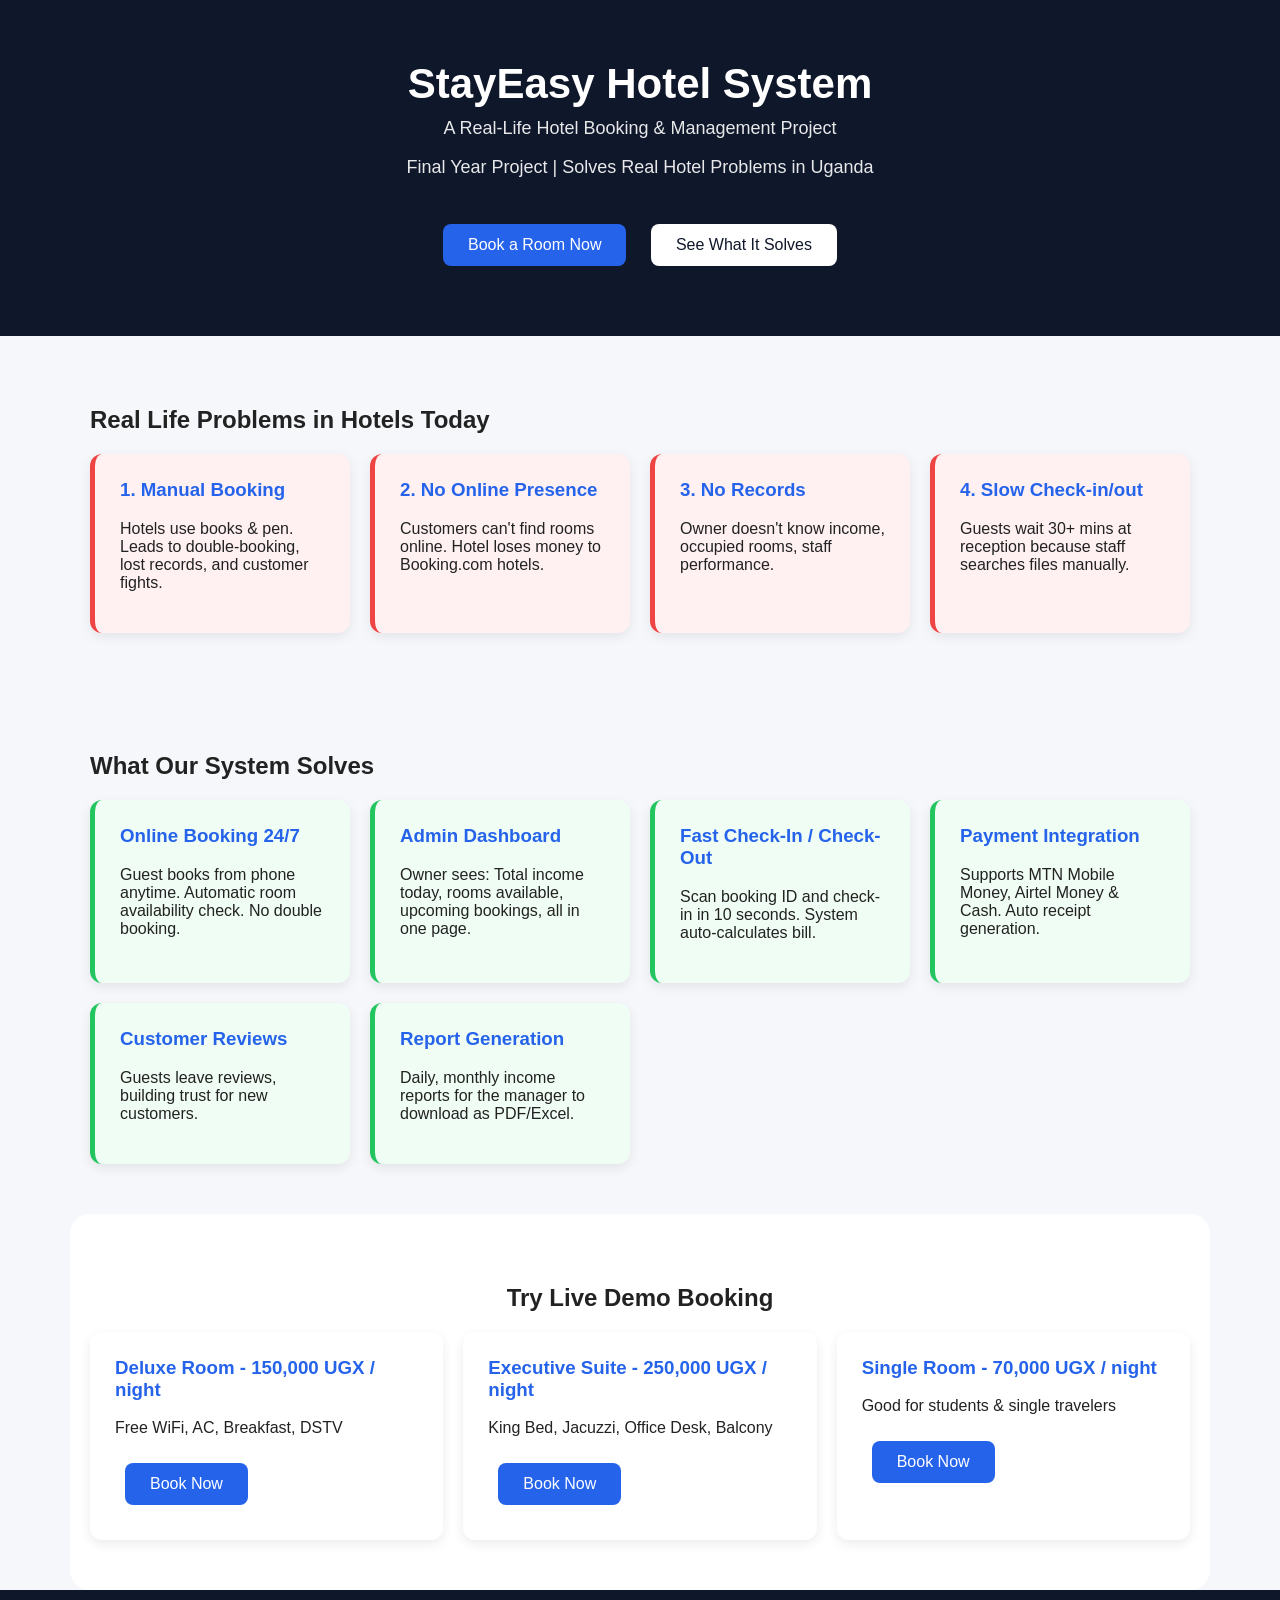
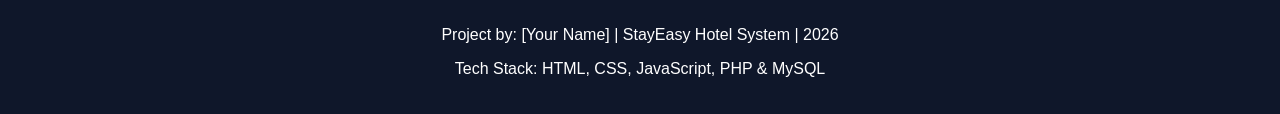
<file: index.html>
<!DOCTYPE html>
<html lang="en">
<head>
<meta charset="UTF-8">
<meta name="viewport" content="width=device-width, initial-scale=1.0">
<title>StayEasy - Hotel Management System | Real Life Project</title>
<style>
  body{margin:0;font-family:Arial,sans-serif;background:#f5f7fb;color:#222}
  header{background:#0f172a;color:white;padding:60px 20px;text-align:center}
  header h1{font-size:42px;margin:0}
  header p{font-size:18px;opacity:.9;margin-top:10px}
  .btn{padding:12px 25px;background:#2563eb;color:white;border:none;border-radius:8px;font-size:16px;cursor:pointer;text-decoration:none;display:inline-block;margin:10px}
  .section{padding:50px 20px;max-width:1100px;margin:auto}
  .grid{display:grid;grid-template-columns:repeat(auto-fit,minmax(250px,1fr));gap:20px}
  .card{background:white;padding:25px;border-radius:12px;box-shadow:0 4px 12px rgba(0,0,0,.08)}
  .card h3{margin-top:0;color:#2563eb}
  .problem{background:#fff1f2;border-left:5px solid #ef4444}
  .solution{background:#f0fdf4;border-left:5px solid #22c55e}
  footer{background:#0f172a;color:white;text-align:center;padding:20px}
</style>
</head>
<body>

<header>
  <h1>StayEasy Hotel System</h1>
  <p>A Real-Life Hotel Booking & Management Project</p>
  <p>Final Year Project | Solves Real Hotel Problems in Uganda</p>
  <br>
  <a href="#demo" class="btn">Book a Room Now</a>
  <a href="#problems" class="btn" style="background:white;color:#0f172a">See What It Solves</a>
</header>

<div class="section" id="problems">
  <h2>Real Life Problems in Hotels Today</h2>
  <div class="grid">
    <div class="card problem"><h3>1. Manual Booking</h3><p>Hotels use books & pen. Leads to double-booking, lost records, and customer fights.</p></div>
    <div class="card problem"><h3>2. No Online Presence</h3><p>Customers can't find rooms online. Hotel loses money to Booking.com hotels.</p></div>
    <div class="card problem"><h3>3. No Records</h3><p>Owner doesn't know income, occupied rooms, staff performance.</p></div>
    <div class="card problem"><h3>4. Slow Check-in/out</h3><p>Guests wait 30+ mins at reception because staff searches files manually.</p></div>
  </div>
</div>

<div class="section">
  <h2>What Our System Solves</h2>
  <div class="grid">
    <div class="card solution"><h3>Online Booking 24/7</h3><p>Guest books from phone anytime. Automatic room availability check. No double booking.</p></div>
    <div class="card solution"><h3>Admin Dashboard</h3><p>Owner sees: Total income today, rooms available, upcoming bookings, all in one page.</p></div>
    <div class="card solution"><h3>Fast Check-In / Check-Out</h3><p>Scan booking ID and check-in in 10 seconds. System auto-calculates bill.</p></div>
    <div class="card solution"><h3>Payment Integration</h3><p>Supports MTN Mobile Money, Airtel Money & Cash. Auto receipt generation.</p></div>
    <div class="card solution"><h3>Customer Reviews</h3><p>Guests leave reviews, building trust for new customers.</p></div>
    <div class="card solution"><h3>Report Generation</h3><p>Daily, monthly income reports for the manager to download as PDF/Excel.</p></div>
  </div>
</div>

<div class="section" id="demo" style="background:white;border-radius:20px">
  <h2 style="text-align:center">Try Live Demo Booking</h2>
  <div class="grid">
    <div class="card">
      <h3>Deluxe Room - 150,000 UGX / night</h3>
      <p>Free WiFi, AC, Breakfast, DSTV</p>
      <button class="btn" onclick="alert('Booking Successful! This will connect to database in full project.')">Book Now</button>
    </div>
    <div class="card">
      <h3>Executive Suite - 250,000 UGX / night</h3>
      <p>King Bed, Jacuzzi, Office Desk, Balcony</p>
      <button class="btn" onclick="alert('Booking Successful!')">Book Now</button>
    </div>
    <div class="card">
      <h3>Single Room - 70,000 UGX / night</h3>
      <p>Good for students & single travelers</p>
      <button class="btn" onclick="alert('Booking Successful!')">Book Now</button>
    </div>
  </div>
</div>

<footer>
  <p>Project by: [Your Name] | StayEasy Hotel System | 2026</p>
  <p>Tech Stack: HTML, CSS, JavaScript, PHP & MySQL</p>
</footer>

</body>
</html>
</file>
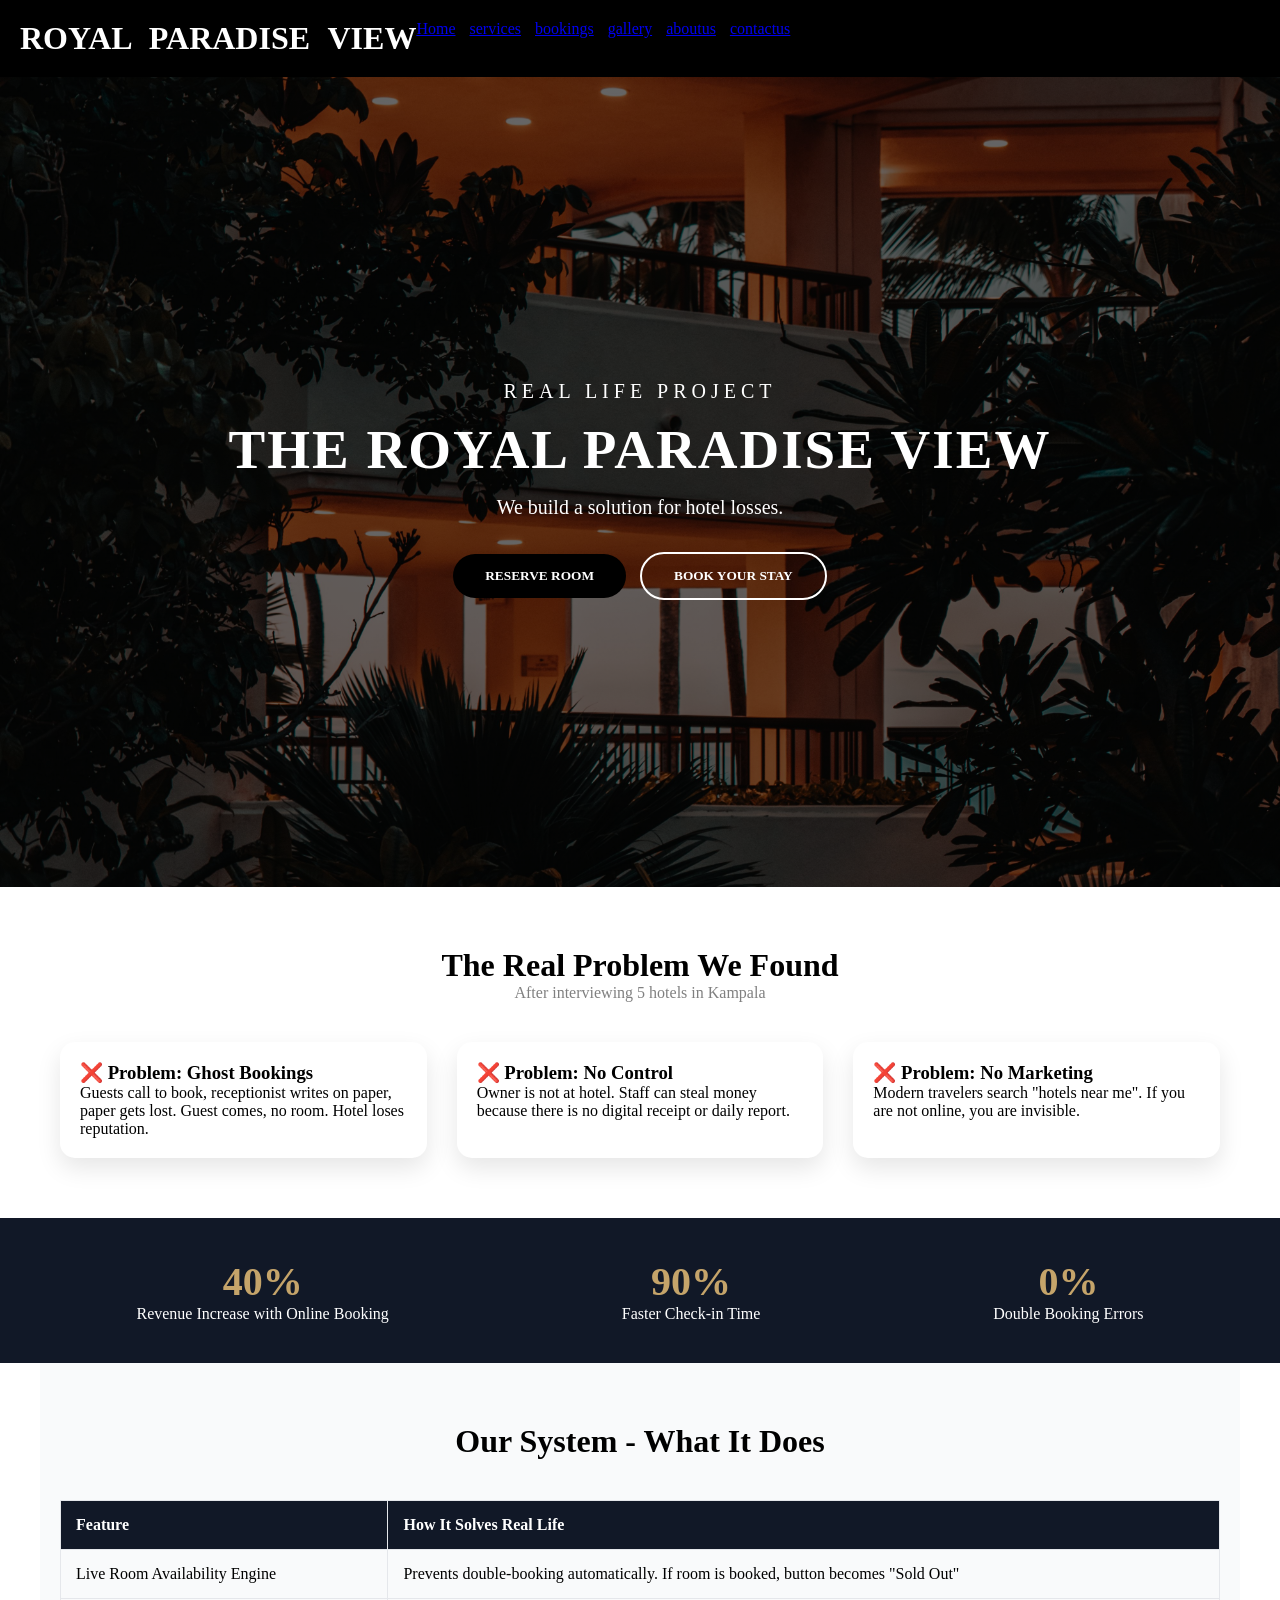
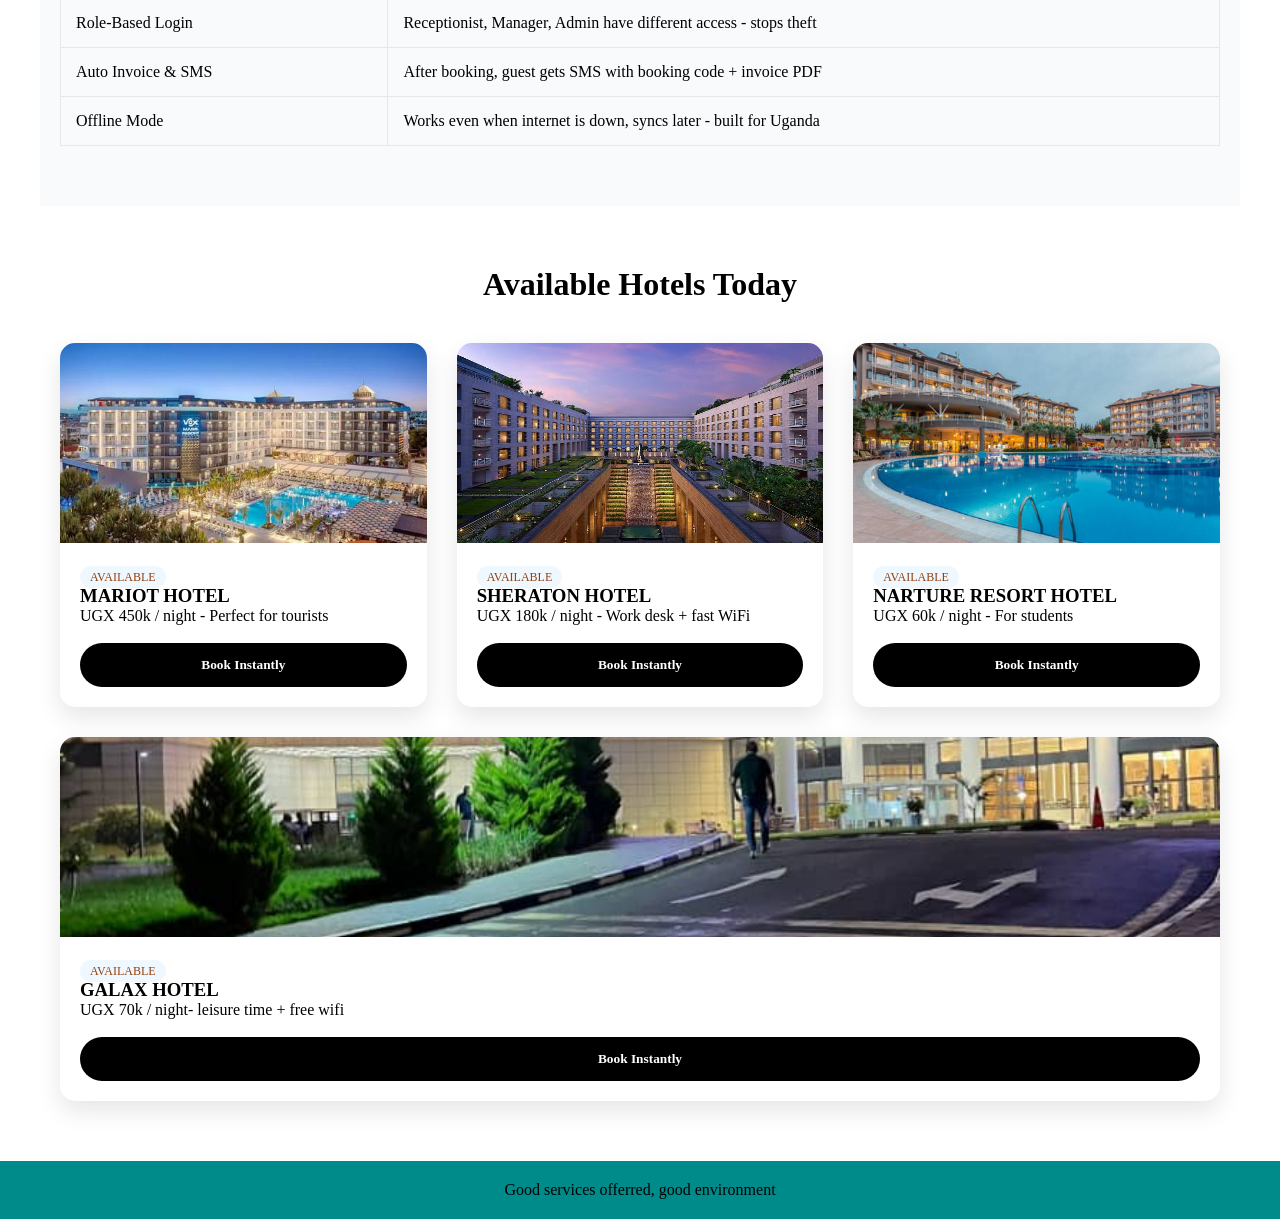
<file: hotel.html>
<!DOCTYPE html>
<html>

<head>
  <meta charset="UTF-8">
  <meta name="viewport" content="width=device-width, initial-scale=1.0">
  <title>The ROYAL PARADISE - SMART HOTEL SOLUTIONS</title>
  <link rel="stylesheet" href="style.css">
</head>

<body>
  <header>
    <h1>ROYAL PARADISE VIEW</h1>
    
    <nav>
  <a href="hotel.html">Home</a>
  <a href="services.html">services</a>
  <a href="bookings.html">bookings</a>
  <a href="gallery.html">gallery</a>
  <a href="about.html">aboutus</a>
  <a href="contact.html">contactus</a>


</nav>
  </header>

  <div class="hero">
    <div>
      <p style="letter-spacing:5px">REAL LIFE PROJECT</p>
      <h1>THE ROYAL PARADISE VIEW </h1>
      <p>We build a solution for hotel losses.</p>
      <br>
      <button class="btn btn-gold" onclick="document.getElementById('book').scrollIntoView()">RESERVE ROOM</button>
      <button class="btn btn-outline">BOOK YOUR STAY</button>
    </div>
  </div>

  <div class="container">
    <div class="title">
      <h2>The Real Problem We Found</h2>
      <p>After interviewing 5 hotels in Kampala</p>
    </div>
    <div class="flex">
      <div class="box">
        <div class="content">
          <h3>❌ Problem: Ghost Bookings</h3>
          <p>Guests call to book, receptionist writes on paper, paper gets lost. Guest comes, no room. Hotel loses
            reputation.</p>
        </div>
      </div>
      <div class="box">
        <div class="content">
          <h3>❌ Problem: No Control</h3>
          <p>Owner is not at hotel. Staff can steal money because there is no digital receipt or daily report.</p>
        </div>
      </div>
      <div class="box">
        <div class="content">
          <h3>❌ Problem: No Marketing</h3>
          <p>Modern travelers search "hotels near me". If you are not online, you are invisible.</p>
        </div>
      </div>
    </div>
  </div>

  <div class="stats">
    <div>
      <h1>40%</h1>
      <p>Revenue Increase with Online Booking</p>
    </div>
    <div>
      <h1>90%</h1>
      <p>Faster Check-in Time</p>
    </div>
    <div>
      <h1>0%</h1>
      <p>Double Booking Errors</p>
    </div>
  </div>

  <div class="container real-project">
    <div class="title">
      <h2>Our System - What It Does</h2>
    </div>
    <table>
      <tr>
        <th>Feature</th>
        <th>How It Solves Real Life</th>
      </tr>
      <tr>
        <td>Live Room Availability Engine</td>
        <td>Prevents double-booking automatically. If room is booked, button becomes "Sold Out"</td>
      </tr>
      <tr>
        <td>Role-Based Login</td>
        <td>Receptionist, Manager, Admin have different access - stops theft</td>
      </tr>
      <tr>
        <td>Auto Invoice & SMS</td>
        <td>After booking, guest gets SMS with booking code + invoice PDF</td>
      </tr>
      <tr>
        <td>Offline Mode</td>
        <td>Works even when internet is down, syncs later - built for Uganda</td>
      </tr>
    </table>
  </div>

  <div class="container" id="book">
    <div class="title">
      <h2>Available Hotels Today</h2>
    </div>
    <div class="flex">
      <div class="box">
        <img src="images/hotel6.jpeg">
        <div class="content"><span class="badge">AVAILABLE</span>
          <h3>MARIOT HOTEL</h3>
          <p>UGX 450k / night - Perfect for tourists</p><br><button class="btn btn-gold" style="width:100%">Book
            Instantly</button>
        </div>
      </div>
      <div class="box">
        <img src="images/hotel 5.jpeg">
        <div class="content"><span class="badge">AVAILABLE</span>
          <h3>SHERATON HOTEL</h3>
          <p>UGX 180k / night - Work desk + fast WiFi</p><br><button class="btn btn-gold" style="width:100%">Book
            Instantly</button>
        </div>
      </div>
      <div class="box">
        <img src="images/hotel 4.jpeg">
        <div class="content"><span class="badge">AVAILABLE</span>
          <h3>NARTURE RESORT HOTEL</h3>
          <p>UGX 60k / night - For students</p><br><button class="btn btn-gold" style="width:100%">Book
            Instantly</button>
        </div>

      </div>
      <div class="box">
        <img src="images/hotel 2.jpeg" alt="">
        <div class="content"><span class="badge">AVAILABLE</span>
          <h3>GALAX HOTEL</h3>
          <p>UGX 70k / night- leisure time + free wifi</p><br><button class="btn btn-gold" style="width: 100%">Book
            Instantly</button>
        </div>
      </div>
    </div>
  </div>
  <footer>
    <p style="padding: 20px; text-align: center; background: darkcyan; color: black;">Good services offerred, good
      environment </p>
  </footer>

</body>

</html>
</file>
<file: style.css>
*{
    margin: 0;
    padding: 0;
    box-sizing: border-box;
    font-family:Cambria, Cochin, Georgia, Times, 'Times New Roman', serif;
    }

.hero {
    height: 90vh;
    background: linear-gradient(rgba(0, 0, 0, .6), rgba(0, 0, 0, .6)), url(images/hotel\ bckgrnd.jpg);
    background-size: cover;
    background-position: center;
    display: flex;
    align-items: center;
    justify-content: center;
    text-align: center;
    color: white;
    padding: 20px;
    }

.hero h1 {
    font-size: 55px;
    letter-spacing: 2px;
    }

.hero p {
    font-size: 20px;
    margin: 15px 0;
    }

.btn {
    padding: 14px 32px;
    border-radius: 30px;
    border: none;
    font-weight: bold;
    cursor: pointer;
    }

.btn-gold {
    background:black;
    color: white
    }

.btn-outline {
    background: transparent;
    border: 2px solid white;
    color: white;
    margin-left: 10px;
    }

.container {
    max-width: 1200px;
    margin: auto;
    padding: 60px 20px;
    }

.title {
    text-align: center;
    margin-bottom: 40px;
    }

.title h2 {
    font-size: 32px;
    }

.title p {
    color: gray;
    }

.flex {
    display: flex;
    flex-wrap: wrap;
    gap: 30px;
    justify-content: center;
    }

.box {
    flex: 1;
    min-width: 280px;
    background: white;
    border-radius: 15px;
    overflow: hidden;
    box-shadow: 0 10px 25px rgba(0, 0, 0, .1);
    }

.box img {
    width: 100%;
    height: 200px;
    object-fit: cover;
    }

.box .content {
    padding: 20px;
    }

.badge {
    background: aliceblue;
    color: #92400e;
    padding: 4px 10px;
    border-radius: 20px;
    font-size: 12px;
    }

.stats {
    background: #111827;
    color: white;
    display: flex;
    flex-wrap: wrap;
    justify-content: space-around;
    text-align: center;
    padding: 40px 20px;
    }

.stats h1 {
    color: #c5a46a;
    font-size: 40px;
    }

.real-project {
    background: #f9fafb;
    }

table {
    width: 100%;
    border-collapse: collapse;
    margin-top: 20px;
    }

th,
td {
    padding: 15px;
    border: 1px solid #e5e7eb;
    text-align: left;
    }

th {
    background: #111827;
    color: white;
    }
header{
    padding: 20px;
    background-color: black;
    color:white;
    display: flex;
    flex-direction: row;
    word-spacing: 10px;

}
</file>
